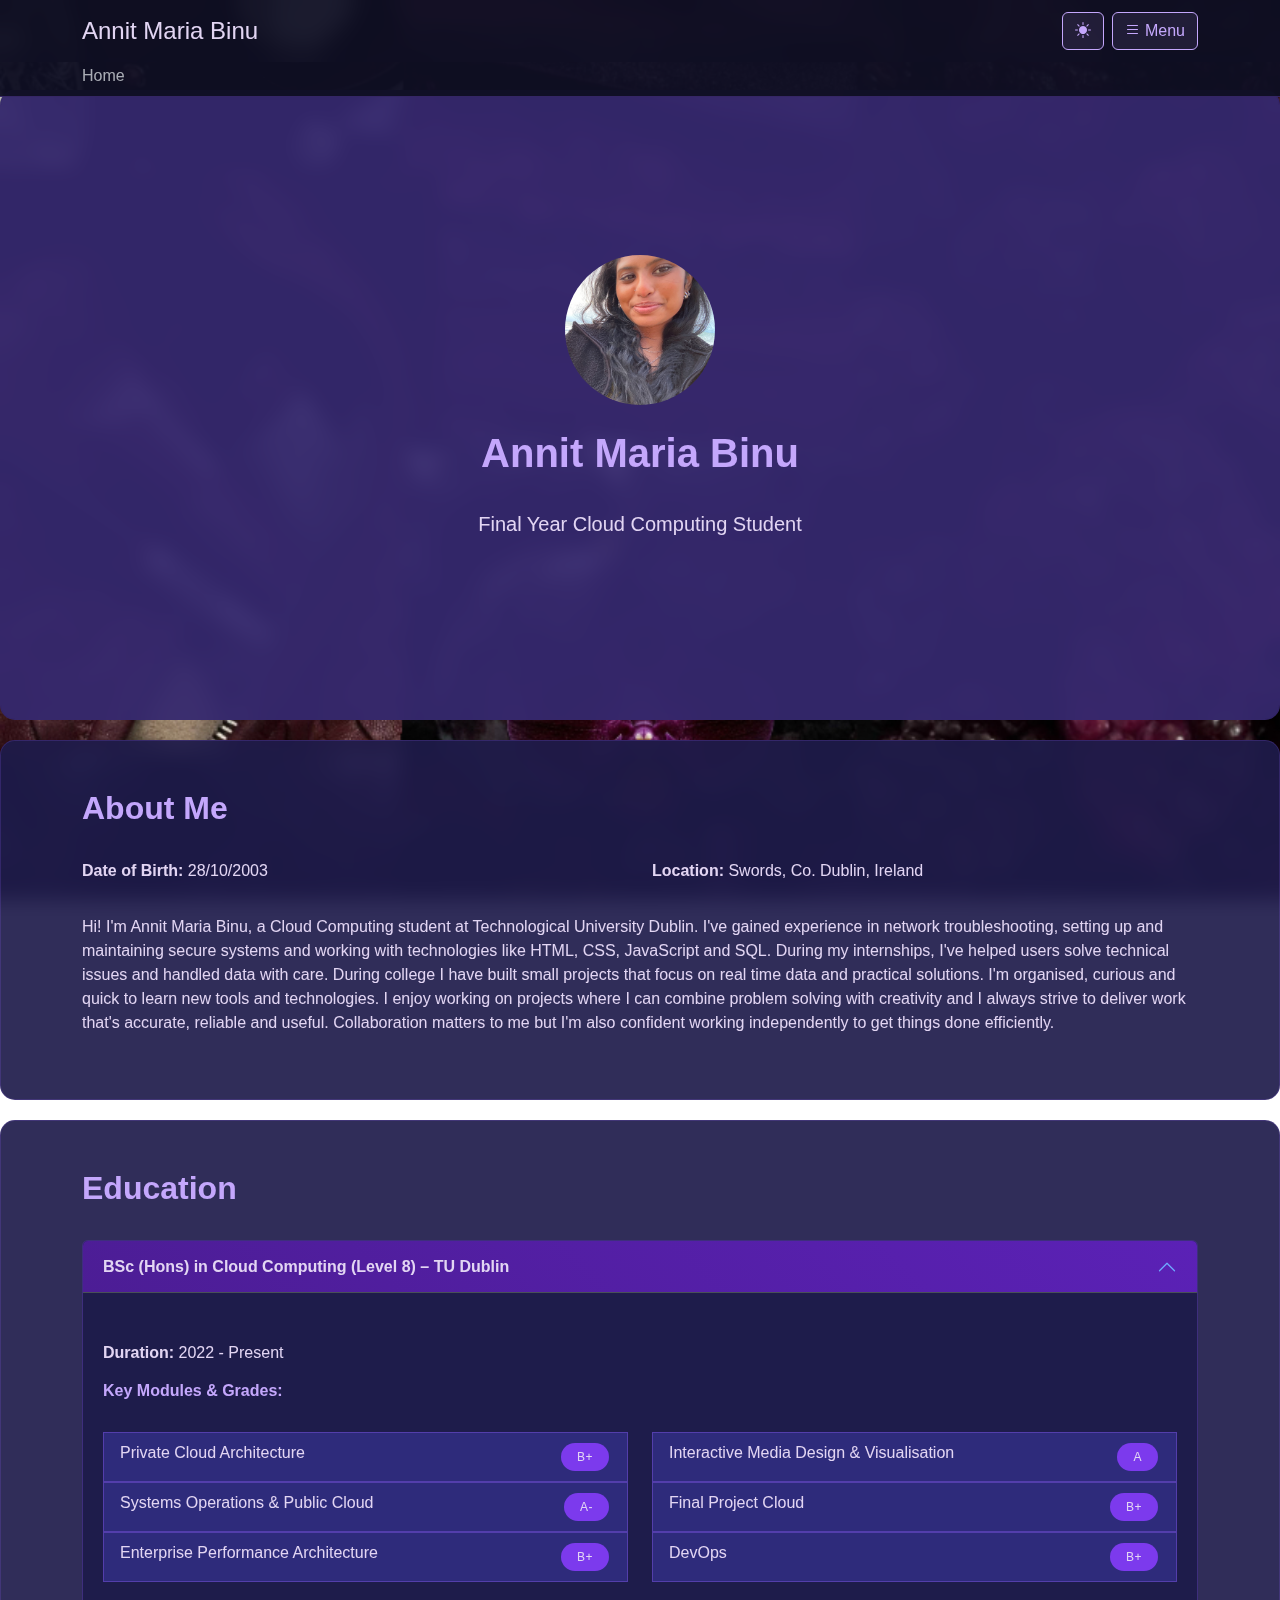
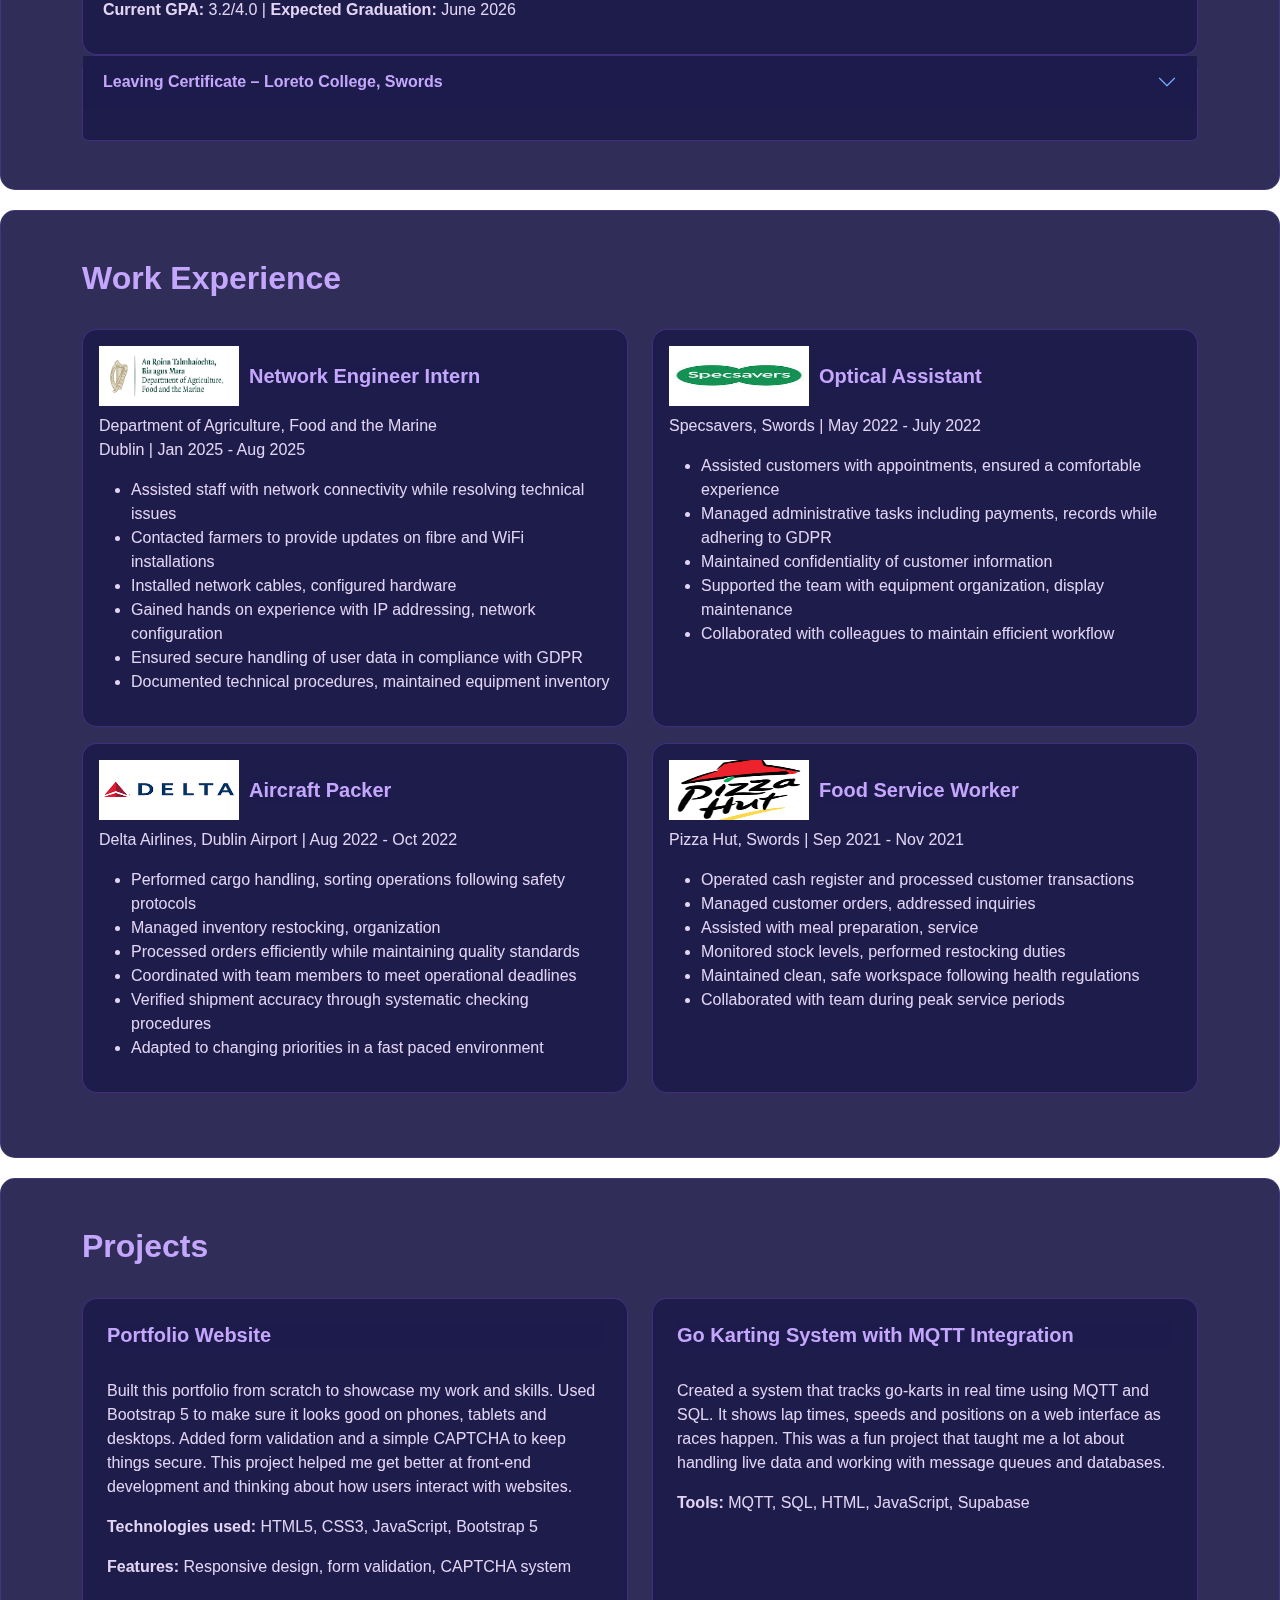
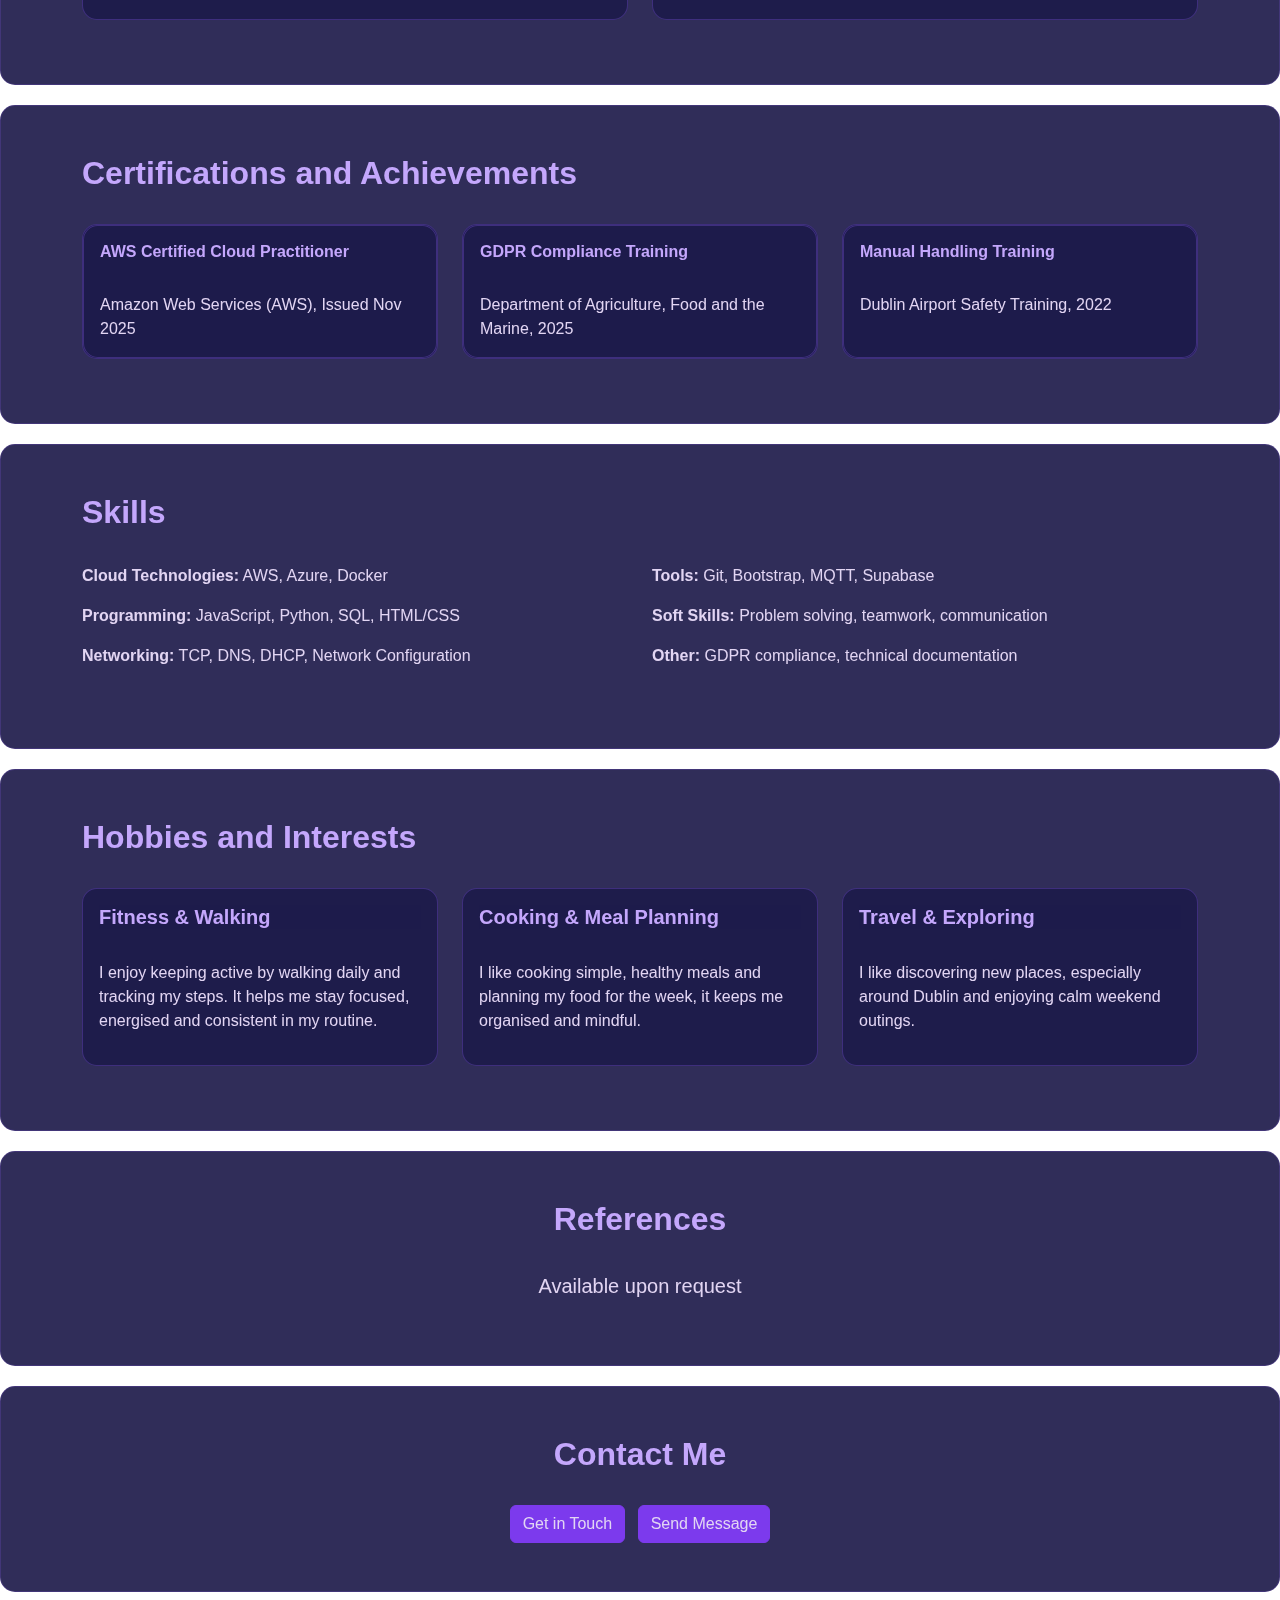
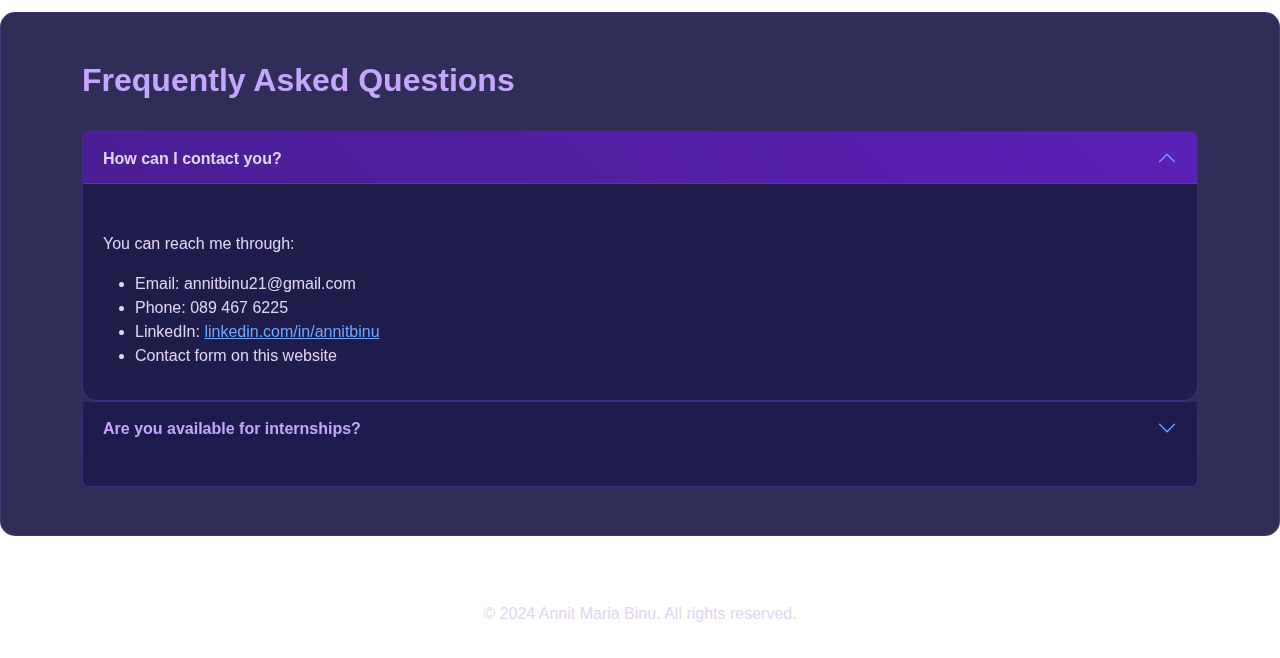
<file: index.html>
<!DOCTYPE html>
<html>
<head>
<meta charset="UTF-8">
<meta name="viewport" content="width=device-width, initial-scale=1.0">
<title>Annit's Portfolio</title>
<link href="https://cdn.jsdelivr.net/npm/bootstrap@5.3.2/dist/css/bootstrap.min.css" rel="stylesheet">
<link rel="stylesheet" href="https://cdn.jsdelivr.net/npm/bootstrap-icons@1.11.3/font/bootstrap-icons.min.css">
<link rel="stylesheet" href="style.css">
<style>* { font-family: -apple-system, BlinkMacSystemFont, 'Segoe UI', Roboto, Arial, sans-serif !important; }</style>
</head>
<body data-bs-theme="dark">
<nav class="navbar navbar-expand-lg">
<div class="container">
<a class="navbar-brand" href="#">Annit Maria Binu</a>
<div class="d-flex gap-2">
<button id="themeToggle" class="btn btn-outline-light" type="button"><i class="bi bi-sun-fill"></i></button>
<button class="btn btn-outline-light" type="button" data-bs-toggle="offcanvas" data-bs-target="#quickLinks"><i class="bi bi-list"></i> Menu</button>
</div>
</div>
</nav>
<nav class="border-bottom">
<div class="container">
<ol class="breadcrumb mb-0 py-2">
<li class="breadcrumb-item active" id="current-section">Home</li>
</ol>
</div>
</nav>
<section id="hero" class="text-center py-5">
<div class="container">
<img src="images/Image (1).jpeg" alt="Annit Maria Binu" class="rounded-circle mb-4" style="width: 150px; height: 150px; object-fit: cover; object-position: center;">
<h1>Annit Maria Binu</h1>
<p class="lead">Final Year Cloud Computing Student</p>
</div>
</section>
<section id="about" class="py-5">
<div class="container">
<h2>About Me</h2>
<div class="row mb-3">
<div class="col-md-6"><p><b>Date of Birth:</b> 28/10/2003</p></div>
<div class="col-md-6"><p><b>Location:</b> Swords, Co. Dublin, Ireland</p></div>
</div>
<p>Hi! I'm Annit Maria Binu, a Cloud Computing student at Technological University Dublin. I've gained experience in network troubleshooting, setting up and maintaining secure systems and working with technologies like HTML, CSS, JavaScript and SQL. During my internships, I've helped users solve technical issues and handled data with care. During college I have built small projects that focus on real time data and practical solutions.
I'm organised, curious and quick to learn new tools and technologies. I enjoy working on projects where I can combine problem solving with creativity and I always strive to deliver work that's accurate, reliable and useful. Collaboration matters to me but I'm also confident working independently to get things done efficiently.</p>
</div>
</section>
<section id="education" class="py-5">
<div class="container">
<h2>Education</h2>
<div class="accordion" id="educationAccordion">
<div class="accordion-item">
<h2 class="accordion-header">
<button class="accordion-button" type="button" data-bs-toggle="collapse" data-bs-target="#collapseOne">BSc (Hons) in Cloud Computing (Level 8) – TU Dublin</button>
</h2>
<div id="collapseOne" class="accordion-collapse collapse show" data-bs-parent="#educationAccordion">
<div class="accordion-body">
<p><b>Duration:</b> 2022 - Present</p>
<h6>Key Modules & Grades:</h6>
<div class="row">
<div class="col-md-6">
<ul class="list-group list-group-flush">
<li class="list-group-item d-flex justify-content-between"><span>Private Cloud Architecture</span><span class="badge bg-primary">B+</span></li>
<li class="list-group-item d-flex justify-content-between"><span>Systems Operations & Public Cloud</span><span class="badge bg-primary">A-</span></li>
<li class="list-group-item d-flex justify-content-between"><span>Enterprise Performance Architecture</span><span class="badge bg-primary">B+</span></li>
</ul>
</div>
<div class="col-md-6">
<ul class="list-group list-group-flush">
<li class="list-group-item d-flex justify-content-between"><span>Interactive Media Design & Visualisation</span><span class="badge bg-primary">A</span></li>
<li class="list-group-item d-flex justify-content-between"><span>Final Project Cloud</span><span class="badge bg-primary">B+</span></li>
<li class="list-group-item d-flex justify-content-between"><span>DevOps</span><span class="badge bg-primary">B+</span></li>
</ul>
</div>
</div>
<p class="mt-3"><b>Current GPA:</b> 3.2/4.0 | <b>Expected Graduation:</b> June 2026</p>
</div>
</div>
</div>
<div class="accordion-item">
<h2 class="accordion-header">
<button class="accordion-button collapsed" type="button" data-bs-toggle="collapse" data-bs-target="#collapseTwo">Leaving Certificate – Loreto College, Swords</button>
</h2>
<div id="collapseTwo" class="accordion-collapse collapse" data-bs-parent="#educationAccordion">
<div class="accordion-body">
<p><b>Duration:</b> 2013 - 2021</p>
<p>I took Higher Level Maths, French, Chemistry and Biology. The maths and sciences definitely helped prepare me for the technical side of college, and I still use that logical thinking approach in my projects today.</p>
</div>
</div>
</div>
</div>
</div>
</section>
<section id="experience" class="py-5">
<div class="container">
<h2>Work Experience</h2>
<div class="row">
<div class="col-md-6 mb-3">
<div class="card p-3 h-100">
<div class="d-flex align-items-center mb-2">
<img src="images/dafm.png" alt="DAFM Logo" style="width: 140px; height: 60px; margin-right: 10px;">
<h5 class="mb-0">Network Engineer Intern</h5>
</div>
<p>Department of Agriculture, Food and the Marine<br>Dublin | Jan 2025 - Aug 2025</p>
<ul>
<li>Assisted staff with network connectivity while resolving technical issues</li>
<li>Contacted farmers to provide updates on fibre and WiFi installations</li>
<li>Installed network cables, configured hardware</li>
<li>Gained hands on experience with IP addressing, network configuration</li>
<li>Ensured secure handling of user data in compliance with GDPR</li>
<li>Documented technical procedures, maintained equipment inventory</li>
</ul>
</div>
</div>
<div class="col-md-6 mb-3">
<div class="card p-3 h-100">
<div class="d-flex align-items-center mb-2">
<img src="images/specsavers.jpg" alt="Specsavers Logo" style="width: 140px; height: 60px; margin-right: 10px;">
<h5 class="mb-0">Optical Assistant</h5>
</div>
<p>Specsavers, Swords | May 2022 - July 2022</p>
<ul>
<li>Assisted customers with appointments, ensured a comfortable experience</li>
<li>Managed administrative tasks including payments, records while adhering to GDPR</li>
<li>Maintained confidentiality of customer information</li>
<li>Supported the team with equipment organization, display maintenance</li>
<li>Collaborated with colleagues to maintain efficient workflow</li>
</ul>
</div>
</div>
</div>
<div class="row">
<div class="col-md-6 mb-3">
<div class="card p-3 h-100">
<div class="d-flex align-items-center mb-2">
<img src="images/delta.png" alt="Delta Airlines Logo" style="width: 140px; height: 60px; margin-right: 10px;">
<h5 class="mb-0">Aircraft Packer</h5>
</div>
<p>Delta Airlines, Dublin Airport | Aug 2022 - Oct 2022</p>
<ul>
<li>Performed cargo handling, sorting operations following safety protocols</li>
<li>Managed inventory restocking, organization</li>
<li>Processed orders efficiently while maintaining quality standards</li>
<li>Coordinated with team members to meet operational deadlines</li>
<li>Verified shipment accuracy through systematic checking procedures</li>
<li>Adapted to changing priorities in a fast paced environment</li>
</ul>
</div>
</div>
<div class="col-md-6 mb-3">
<div class="card p-3 h-100">
<div class="d-flex align-items-center mb-2">
<img src="images/pizzahut.png" alt="Pizza Hut Logo" style="width: 140px; height: 60px; margin-right: 10px;">
<h5 class="mb-0">Food Service Worker</h5>
</div>
<p>Pizza Hut, Swords | Sep 2021 - Nov 2021</p>
<ul>
<li>Operated cash register and processed customer transactions</li>
<li>Managed customer orders, addressed inquiries</li>
<li>Assisted with meal preparation, service</li>
<li>Monitored stock levels, performed restocking duties</li>
<li>Maintained clean, safe workspace following health regulations</li>
<li>Collaborated with team during peak service periods</li>
</ul>
</div>
</div>
</div>
</div>
</section>
<section id="projects" class="py-5">
<div class="container">
<h2>Projects</h2>
<div class="row">
<div class="col-md-6 mb-3">
<div class="card p-4 h-100">
<h5>Portfolio Website</h5>
<p>Built this portfolio from scratch to showcase my work and skills. Used Bootstrap 5 to make sure it looks good on phones, tablets and desktops. Added form validation and a simple CAPTCHA to keep things secure. This project helped me get better at front-end development and thinking about how users interact with websites.</p>
<p><b>Technologies used:</b> HTML5, CSS3, JavaScript, Bootstrap 5</p>
<p><b>Features:</b> Responsive design, form validation, CAPTCHA system</p>
</div>
</div>
<div class="col-md-6 mb-3">
<div class="card p-4 h-100">
<h5>Go Karting System with MQTT Integration</h5>
<p>Created a system that tracks go-karts in real time using MQTT and SQL. It shows lap times, speeds and positions on a web interface as races happen. This was a fun project that taught me a lot about handling live data and working with message queues and databases.</p>
<p><b>Tools:</b> MQTT, SQL, HTML, JavaScript, Supabase</p>
</div>
</div>
</div>
</div>
</section>
<section id="certifications" class="py-5">
<div class="container">
<h2>Certifications and Achievements</h2>
<div class="row">
<div class="col-md-4 mb-3">
<div class="card h-100 equal-card">
<div class="card-body">
<h6 class="card-title">AWS Certified Cloud Practitioner</h6>
<p class="card-text">Amazon Web Services (AWS), Issued Nov 2025</p>
</div>
</div>
</div>
<div class="col-md-4 mb-3">
<div class="card h-100 equal-card">
<div class="card-body">
<h6 class="card-title">GDPR Compliance Training</h6>
<p class="card-text">Department of Agriculture, Food and the Marine, 2025</p>
</div>
</div>
</div>
<div class="col-md-4 mb-3">
<div class="card h-100 equal-card">
<div class="card-body">
<h6 class="card-title">Manual Handling Training</h6>
<p class="card-text">Dublin Airport Safety Training, 2022</p>
</div>
</div>
</div>
</div>
</div>
</section>
<section id="skills" class="py-5">
<div class="container">
<h2>Skills</h2>
<div class="row">
<div class="col-md-6 mb-3">
<p><b>Cloud Technologies:</b> AWS, Azure, Docker</p>
<p><b>Programming:</b> JavaScript, Python, SQL, HTML/CSS</p>
<p><b>Networking:</b> TCP, DNS, DHCP, Network Configuration</p>
</div>
<div class="col-md-6 mb-3">
<p><b>Tools:</b> Git, Bootstrap, MQTT, Supabase</p>
<p><b>Soft Skills:</b> Problem solving, teamwork, communication</p>
<p><b>Other:</b> GDPR compliance, technical documentation</p>
</div>
</div>
</div>
</section>
<section id="hobbies" class="py-5">
<div class="container">
<h2>Hobbies and Interests</h2>
<div class="row">
<div class="col-md-4 mb-3">
<div class="card p-3 h-100">
<h5>Fitness & Walking</h5>
<p>I enjoy keeping active by walking daily and tracking my steps. It helps me stay focused, energised and consistent in my routine.</p>
</div>
</div>
<div class="col-md-4 mb-3">
<div class="card p-3 h-100">
<h5>Cooking & Meal Planning</h5>
<p>I like cooking simple, healthy meals and planning my food for the week, it keeps me organised and mindful.</p>
</div>
</div>
<div class="col-md-4 mb-3">
<div class="card p-3 h-100">
<h5>Travel & Exploring</h5>
<p>I like discovering new places, especially around Dublin and enjoying calm weekend outings.</p>
</div>
</div>
</div>
</div>
</section>
<section id="references" class="py-5 text-center">
<div class="container">
<h2>References</h2>
<p class="lead">Available upon request</p>
</div>
</section>
<section id="contact" class="py-5 text-center">
<div class="container">
<h2>Contact Me</h2>
<button type="button" class="btn btn-primary" data-bs-toggle="modal" data-bs-target="#contactModal">Get in Touch</button>
<button class="btn btn-primary ms-2" onclick="showLoading(this)"><span class="spinner-border spinner-border-sm d-none" role="status"></span>Send Message</button>
</div>
</section>
<div class="offcanvas offcanvas-end" tabindex="-1" id="quickLinks">
<div class="offcanvas-header">
<h5 class="offcanvas-title">Quick Links</h5>
<button type="button" class="btn-close" data-bs-dismiss="offcanvas"></button>
</div>
<div class="offcanvas-body">
<div class="list-group">
<a href="#" class="list-group-item list-group-item-action"><i class="bi bi-house"></i> Home</a>
<a href="#about" class="list-group-item list-group-item-action"><i class="bi bi-person"></i> About</a>
<a href="#education" class="list-group-item list-group-item-action"><i class="bi bi-mortarboard"></i> Education</a>
<a href="#experience" class="list-group-item list-group-item-action"><i class="bi bi-briefcase"></i> Experience</a>
<a href="#projects" class="list-group-item list-group-item-action"><i class="bi bi-code-slash"></i> Projects</a>
<a href="#certifications" class="list-group-item list-group-item-action"><i class="bi bi-award"></i> Certifications</a>
<a href="#skills" class="list-group-item list-group-item-action"><i class="bi bi-tools"></i> Skills</a>
<a href="#hobbies" class="list-group-item list-group-item-action"><i class="bi bi-heart"></i> Hobbies</a>
<a href="#contact" class="list-group-item list-group-item-action"><i class="bi bi-envelope"></i> Contact</a>
<a href="#faq" class="list-group-item list-group-item-action"><i class="bi bi-question-circle"></i> FAQ</a>
</div>
</div>
</div>
<div class="modal fade" id="contactModal" tabindex="-1" aria-hidden="true">
<div class="modal-dialog">
<div class="modal-content">
<div class="modal-header">
<h5 class="modal-title">Contact Me</h5>
<button type="button" class="btn-close" data-bs-dismiss="modal"></button>
</div>
<div class="modal-body">
<form id="contactForm">
<div class="mb-3">
<label for="name" class="form-label">Name <span class="text-danger">*</span></label>
<input type="text" class="form-control" id="name" required minlength="2">
<div class="invalid-feedback">Name must be at least 2 characters long.</div>
</div>
<div class="mb-3">
<label for="email" class="form-label">Email <span class="text-danger">*</span></label>
<input type="email" class="form-control" id="email" required>
<div class="invalid-feedback">Please enter a valid email address.</div>
</div>
<div class="mb-3">
<label for="phone" class="form-label">Phone <span class="text-muted">(Optional)</span></label>
<input type="tel" class="form-control" id="phone">
</div>
<div class="mb-3">
<label for="message" class="form-label">Message <span class="text-danger">*</span></label>
<textarea class="form-control" id="message" rows="4" required minlength="10"></textarea>
<div class="invalid-feedback">Message must be at least 10 characters long.</div>
</div>
<div class="mb-3">
<label for="captcha" class="form-label">Security Check: What is <span id="captcha-question"></span>? <span class="text-danger">*</span></label>
<input type="number" class="form-control" id="captcha" placeholder="Enter the answer" required>
<div class="form-text">Please solve the simple math problem above</div>
<div class="invalid-feedback">Please solve the math problem correctly.</div>
</div>
</form>
<hr>
<div class="row">
<div class="col-md-8">
<h6>Contact Information:</h6>
<p>Email: annitbinu21@gmail.com</p>
<p>Phone: 089 467 6225</p>
<p>LinkedIn: <a href="https://linkedin.com/in/annitbinu" target="_blank">linkedin.com/in/annitbinu</a></p>
<p>Address: 15 Meadow Bank Mews, Millers Glen, Swords, Co. Dublin</p>
</div>
</div>
</div>
<div class="modal-footer">
<button type="button" class="btn btn-secondary" data-bs-dismiss="modal">Close</button>
<button type="button" class="btn btn-primary" onclick="sendMessage()">Send Message</button>
</div>
</div>
</div>
</div>
<section id="faq" class="py-5">
<div class="container">
<h2>Frequently Asked Questions</h2>
<div class="accordion" id="faqAccordion">
<div class="accordion-item">
<h2 class="accordion-header">
<button class="accordion-button bg-white text-dark" type="button" data-bs-toggle="collapse" data-bs-target="#faq1">How can I contact you?</button>
</h2>
<div id="faq1" class="accordion-collapse collapse show" data-bs-parent="#faqAccordion">
<div class="accordion-body">
<p>You can reach me through:</p>
<ul>
<li>Email: annitbinu21@gmail.com</li>
<li>Phone: 089 467 6225</li>
<li>LinkedIn: <a href="https://linkedin.com/in/annitbinu" target="_blank">linkedin.com/in/annitbinu</a></li>
<li>Contact form on this website</li>
</ul>
</div>
</div>
</div>
<div class="accordion-item">
<h2 class="accordion-header">
<button class="accordion-button collapsed bg-white text-dark" type="button" data-bs-toggle="collapse" data-bs-target="#faq2">Are you available for internships?</button>
</h2>
<div id="faq2" class="accordion-collapse collapse" data-bs-parent="#faqAccordion">
<div class="accordion-body">
Yes! I'm actively seeking graduate roles, internship opportunities for Summer 2025.
</div>
</div>
</div>
</div>
</div>
</section>
<footer class="text-center py-3">
<p>&copy; 2024 Annit Maria Binu. All rights reserved.</p>
</footer>
<script src="https://cdn.jsdelivr.net/npm/bootstrap@5.3.2/dist/js/bootstrap.bundle.min.js"></script>
<script src="script.js"></script>
<script src="https://cdn.jsdelivr.net/npm/bootstrap@5.3.2/dist/js/bootstrap.bundle.min.js"></script>
<script>
const themeToggle = document.getElementById('themeToggle');
const body = document.body;
const icon = themeToggle.querySelector('i');

function setTheme(theme) {
  body.className = theme;
  localStorage.setItem('theme', theme);
  icon.className = theme === 'light-theme' ? 'bi bi-moon-fill' : 'bi bi-sun-fill';
}

themeToggle.addEventListener('click', () => {
  const currentTheme = body.className || 'dark-theme';
  setTheme(currentTheme === 'dark-theme' ? 'light-theme' : 'dark-theme');
});

setTheme(localStorage.getItem('theme') || 'dark-theme');
</script>
</body>
</html>
</file>
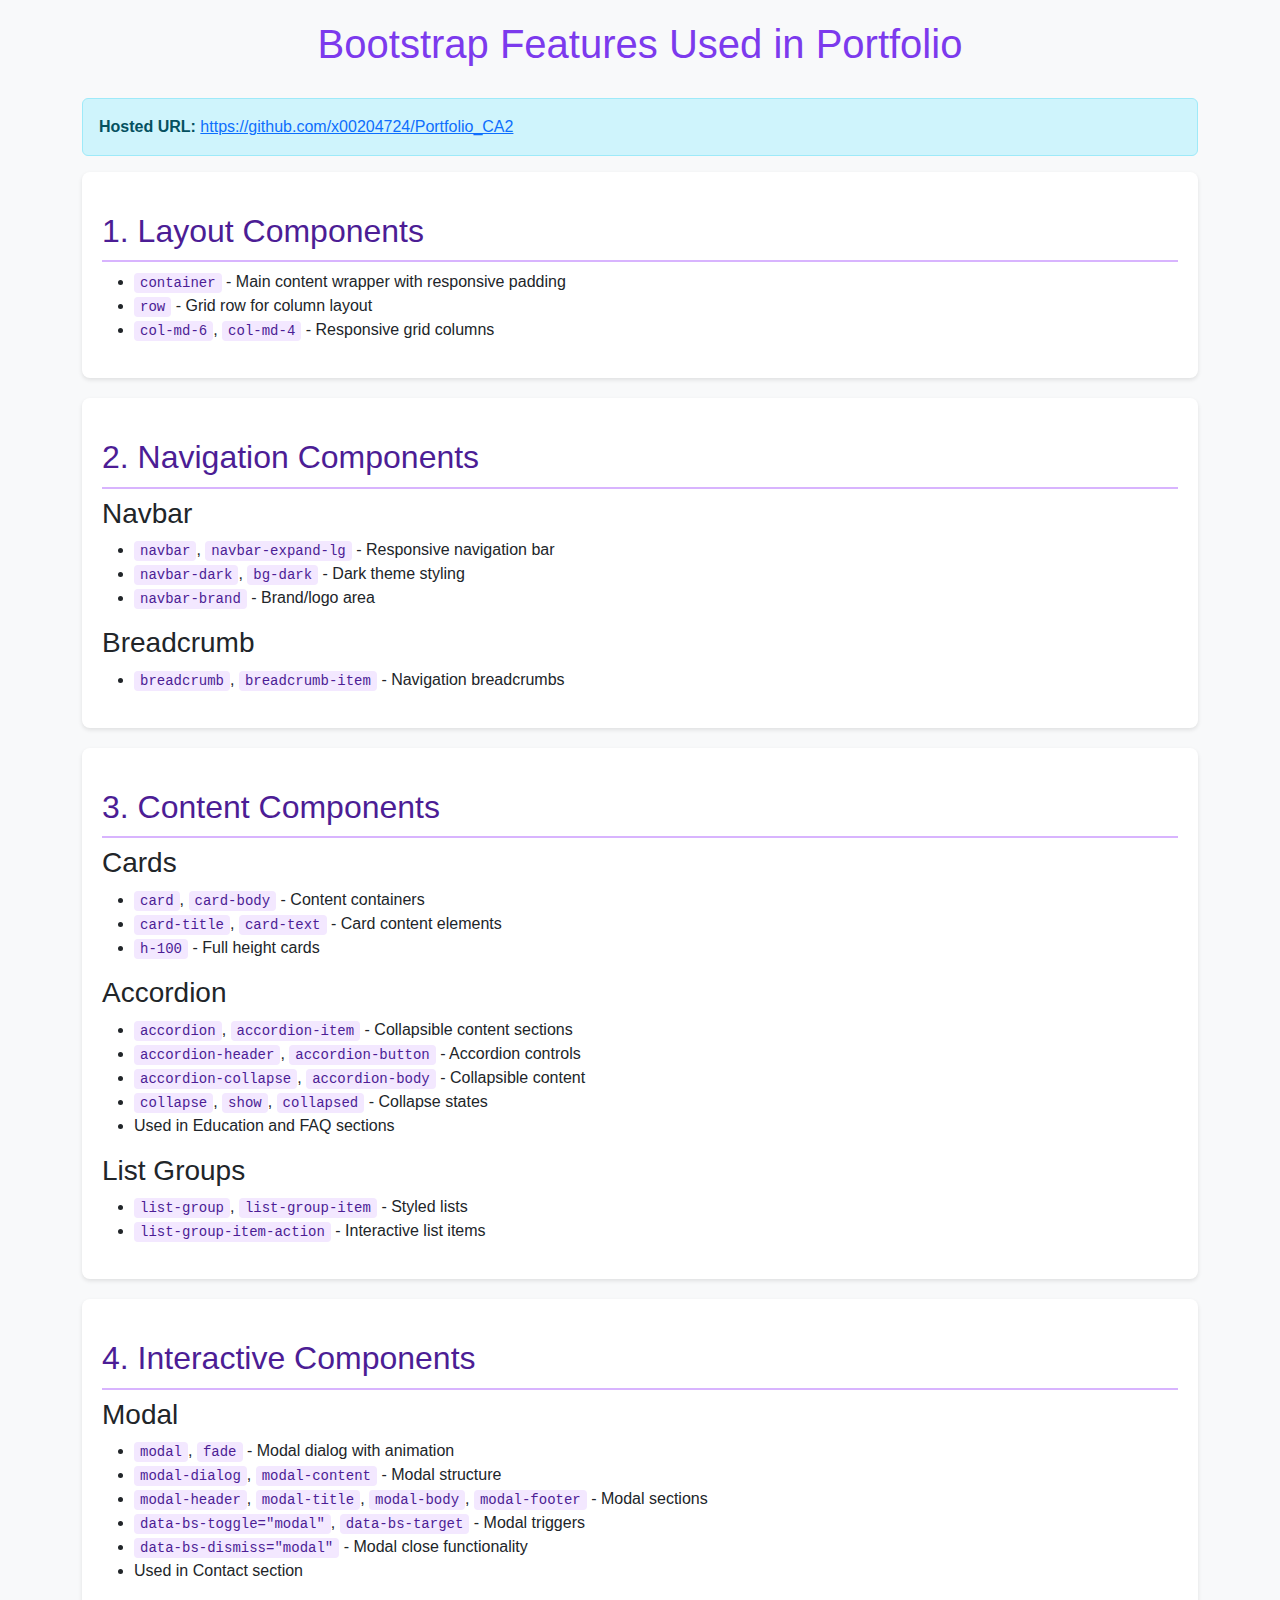
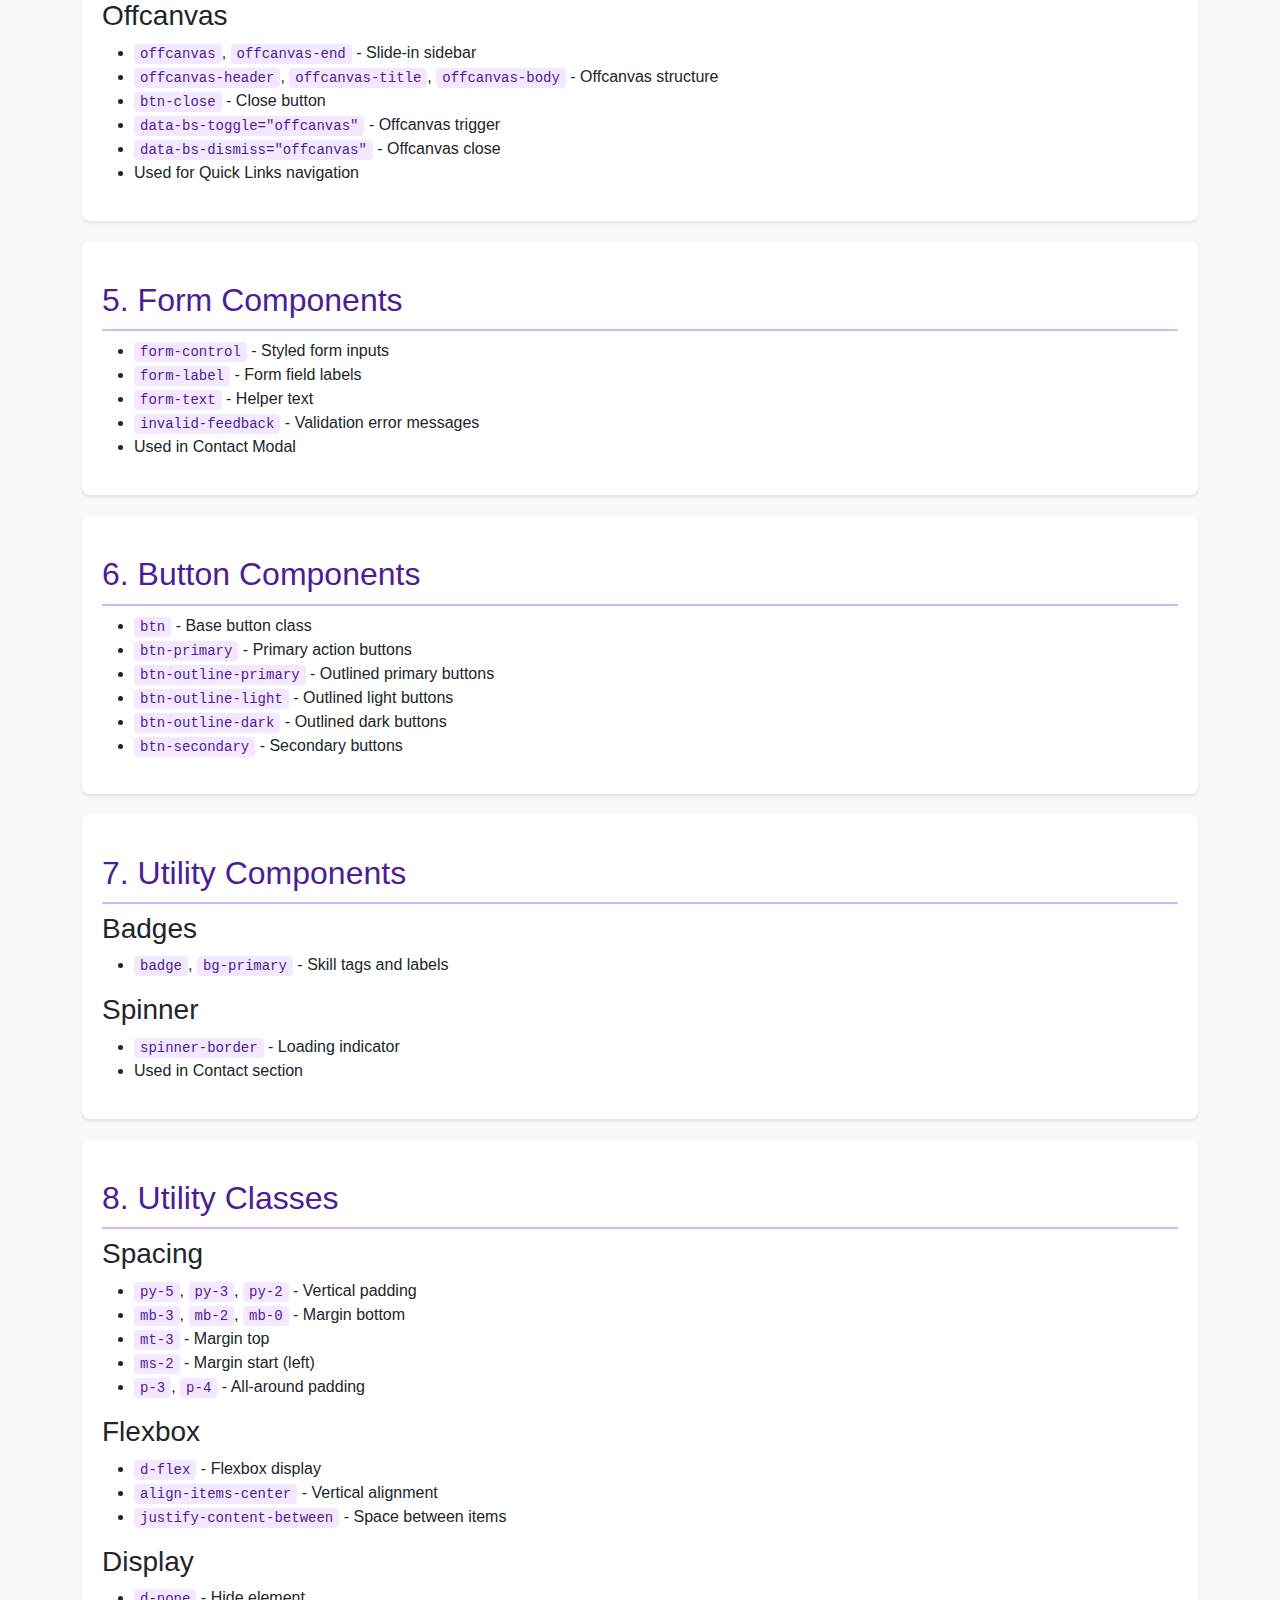
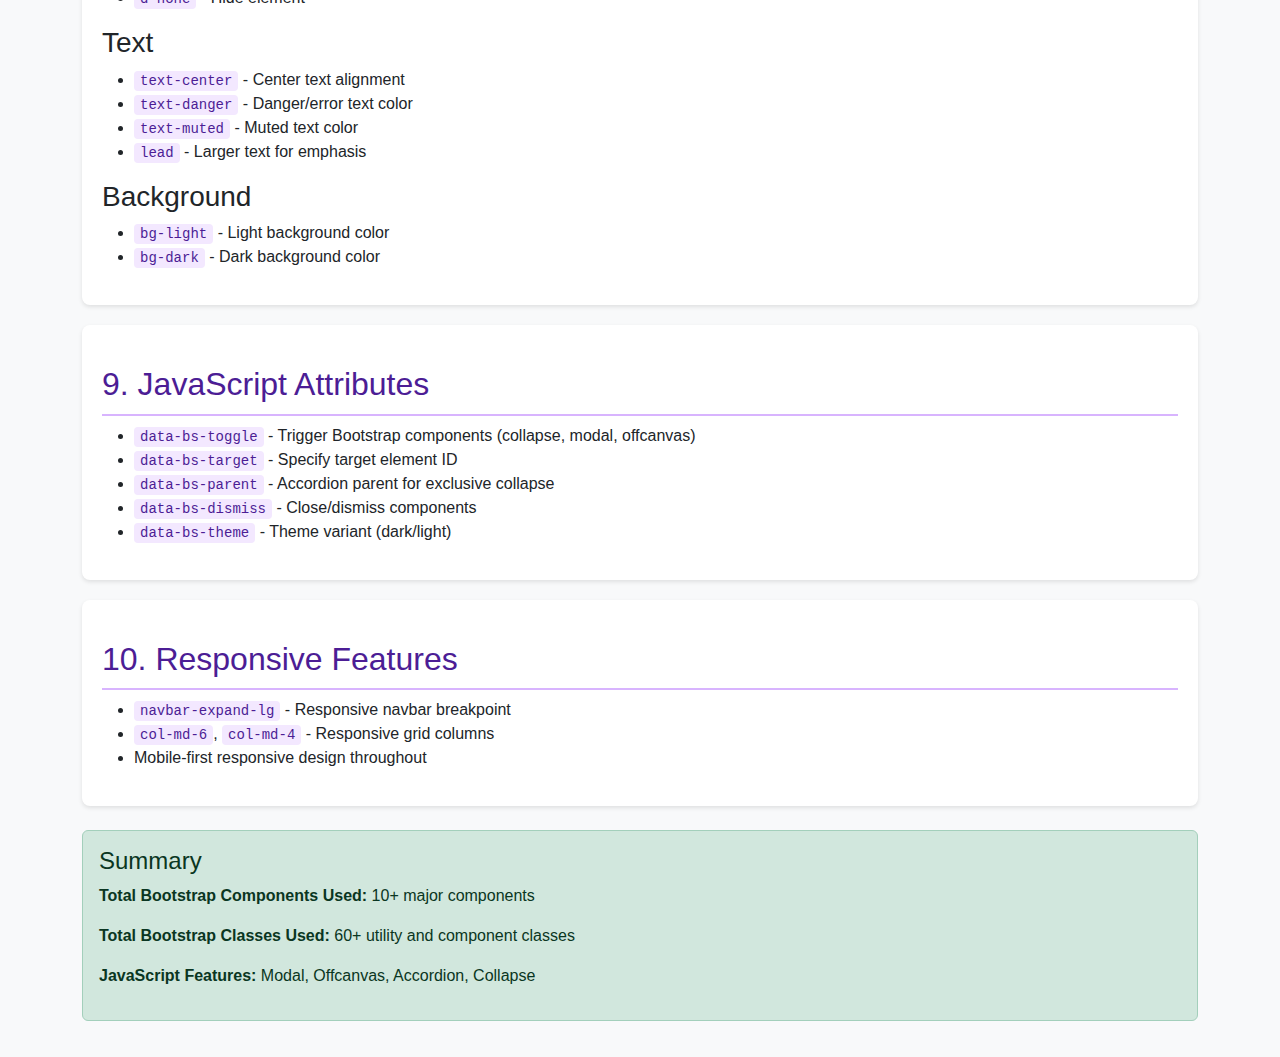
<file: bootstrap-features.html>
<!DOCTYPE html>
<html lang="en">
<head>
    <meta charset="UTF-8">
    <meta name="viewport" content="width=device-width, initial-scale=1.0">
    <title>Bootstrap Features Documentation</title>
    <link href="https://cdn.jsdelivr.net/npm/bootstrap@5.3.0/dist/css/bootstrap.min.css" rel="stylesheet">
    <style>
        body { font-family: Arial, sans-serif; background: #f8f9fa; padding: 20px; }
        .feature-section { background: white; border-radius: 8px; padding: 20px; margin-bottom: 20px; box-shadow: 0 2px 4px rgba(0,0,0,0.1); }
        h1 { color: #7c3aed; margin-bottom: 30px; }
        h2 { color: #4c1d95; border-bottom: 2px solid #d8b4fe; padding-bottom: 10px; margin-top: 20px; }
        .badge { margin: 3px; }
        code { background: #f3e8ff; padding: 2px 6px; border-radius: 4px; color: #4c1d95; }
    </style>
</head>
<body>
    <div class="container">
        <h1 class="text-center">Bootstrap Features Used in Portfolio</h1>
        
        <div class="alert alert-info">
            <strong>Hosted URL:</strong> <a href="https://github.com/x00204724/Portfolio_CA2" target="_blank">https://github.com/x00204724/Portfolio_CA2</a>
        </div>

        <div class="feature-section">
            <h2>1. Layout Components</h2>
            <ul>
                <li><code>container</code> - Main content wrapper with responsive padding</li>
                <li><code>row</code> - Grid row for column layout</li>
                <li><code>col-md-6</code>, <code>col-md-4</code> - Responsive grid columns</li>
            </ul>
        </div>

        <div class="feature-section">
            <h2>2. Navigation Components</h2>
            <h3>Navbar</h3>
            <ul>
                <li><code>navbar</code>, <code>navbar-expand-lg</code> - Responsive navigation bar</li>
                <li><code>navbar-dark</code>, <code>bg-dark</code> - Dark theme styling</li>
                <li><code>navbar-brand</code> - Brand/logo area</li>
            </ul>
            <h3>Breadcrumb</h3>
            <ul>
                <li><code>breadcrumb</code>, <code>breadcrumb-item</code> - Navigation breadcrumbs</li>
            </ul>
        </div>

        <div class="feature-section">
            <h2>3. Content Components</h2>
            <h3>Cards</h3>
            <ul>
                <li><code>card</code>, <code>card-body</code> - Content containers</li>
                <li><code>card-title</code>, <code>card-text</code> - Card content elements</li>
                <li><code>h-100</code> - Full height cards</li>
            </ul>
            <h3>Accordion</h3>
            <ul>
                <li><code>accordion</code>, <code>accordion-item</code> - Collapsible content sections</li>
                <li><code>accordion-header</code>, <code>accordion-button</code> - Accordion controls</li>
                <li><code>accordion-collapse</code>, <code>accordion-body</code> - Collapsible content</li>
                <li><code>collapse</code>, <code>show</code>, <code>collapsed</code> - Collapse states</li>
                <li>Used in Education and FAQ sections</li>
            </ul>
            <h3>List Groups</h3>
            <ul>
                <li><code>list-group</code>, <code>list-group-item</code> - Styled lists</li>
                <li><code>list-group-item-action</code> - Interactive list items</li>
            </ul>
        </div>

        <div class="feature-section">
            <h2>4. Interactive Components</h2>
            <h3>Modal</h3>
            <ul>
                <li><code>modal</code>, <code>fade</code> - Modal dialog with animation</li>
                <li><code>modal-dialog</code>, <code>modal-content</code> - Modal structure</li>
                <li><code>modal-header</code>, <code>modal-title</code>, <code>modal-body</code>, <code>modal-footer</code> - Modal sections</li>
                <li><code>data-bs-toggle="modal"</code>, <code>data-bs-target</code> - Modal triggers</li>
                <li><code>data-bs-dismiss="modal"</code> - Modal close functionality</li>
                <li>Used in Contact section</li>
            </ul>
            <h3>Offcanvas</h3>
            <ul>
                <li><code>offcanvas</code>, <code>offcanvas-end</code> - Slide-in sidebar</li>
                <li><code>offcanvas-header</code>, <code>offcanvas-title</code>, <code>offcanvas-body</code> - Offcanvas structure</li>
                <li><code>btn-close</code> - Close button</li>
                <li><code>data-bs-toggle="offcanvas"</code> - Offcanvas trigger</li>
                <li><code>data-bs-dismiss="offcanvas"</code> - Offcanvas close</li>
                <li>Used for Quick Links navigation</li>
            </ul>
        </div>

        <div class="feature-section">
            <h2>5. Form Components</h2>
            <ul>
                <li><code>form-control</code> - Styled form inputs</li>
                <li><code>form-label</code> - Form field labels</li>
                <li><code>form-text</code> - Helper text</li>
                <li><code>invalid-feedback</code> - Validation error messages</li>
                <li>Used in Contact Modal</li>
            </ul>
        </div>

        <div class="feature-section">
            <h2>6. Button Components</h2>
            <ul>
                <li><code>btn</code> - Base button class</li>
                <li><code>btn-primary</code> - Primary action buttons</li>
                <li><code>btn-outline-primary</code> - Outlined primary buttons</li>
                <li><code>btn-outline-light</code> - Outlined light buttons</li>
                <li><code>btn-outline-dark</code> - Outlined dark buttons</li>
                <li><code>btn-secondary</code> - Secondary buttons</li>
            </ul>
        </div>

        <div class="feature-section">
            <h2>7. Utility Components</h2>
            <h3>Badges</h3>
            <ul>
                <li><code>badge</code>, <code>bg-primary</code> - Skill tags and labels</li>
            </ul>
            <h3>Spinner</h3>
            <ul>
                <li><code>spinner-border</code> - Loading indicator</li>
                <li>Used in Contact section</li>
            </ul>
        </div>

        <div class="feature-section">
            <h2>8. Utility Classes</h2>
            <h3>Spacing</h3>
            <ul>
                <li><code>py-5</code>, <code>py-3</code>, <code>py-2</code> - Vertical padding</li>
                <li><code>mb-3</code>, <code>mb-2</code>, <code>mb-0</code> - Margin bottom</li>
                <li><code>mt-3</code> - Margin top</li>
                <li><code>ms-2</code> - Margin start (left)</li>
                <li><code>p-3</code>, <code>p-4</code> - All-around padding</li>
            </ul>
            <h3>Flexbox</h3>
            <ul>
                <li><code>d-flex</code> - Flexbox display</li>
                <li><code>align-items-center</code> - Vertical alignment</li>
                <li><code>justify-content-between</code> - Space between items</li>
            </ul>
            <h3>Display</h3>
            <ul>
                <li><code>d-none</code> - Hide element</li>
            </ul>
            <h3>Text</h3>
            <ul>
                <li><code>text-center</code> - Center text alignment</li>
                <li><code>text-danger</code> - Danger/error text color</li>
                <li><code>text-muted</code> - Muted text color</li>
                <li><code>lead</code> - Larger text for emphasis</li>
            </ul>
            <h3>Background</h3>
            <ul>
                <li><code>bg-light</code> - Light background color</li>
                <li><code>bg-dark</code> - Dark background color</li>
            </ul>
        </div>

        <div class="feature-section">
            <h2>9. JavaScript Attributes</h2>
            <ul>
                <li><code>data-bs-toggle</code> - Trigger Bootstrap components (collapse, modal, offcanvas)</li>
                <li><code>data-bs-target</code> - Specify target element ID</li>
                <li><code>data-bs-parent</code> - Accordion parent for exclusive collapse</li>
                <li><code>data-bs-dismiss</code> - Close/dismiss components</li>
                <li><code>data-bs-theme</code> - Theme variant (dark/light)</li>
            </ul>
        </div>

        <div class="feature-section">
            <h2>10. Responsive Features</h2>
            <ul>
                <li><code>navbar-expand-lg</code> - Responsive navbar breakpoint</li>
                <li><code>col-md-6</code>, <code>col-md-4</code> - Responsive grid columns</li>
                <li>Mobile-first responsive design throughout</li>
            </ul>
        </div>

        <div class="alert alert-success mt-4">
            <h4>Summary</h4>
            <p><strong>Total Bootstrap Components Used:</strong> 10+ major components</p>
            <p><strong>Total Bootstrap Classes Used:</strong> 60+ utility and component classes</p>
            <p><strong>JavaScript Features:</strong> Modal, Offcanvas, Accordion, Collapse</p>
        </div>
    </div>

    <script src="https://cdn.jsdelivr.net/npm/bootstrap@5.3.0/dist/js/bootstrap.bundle.min.js"></script>
</body>
</html>
</file>
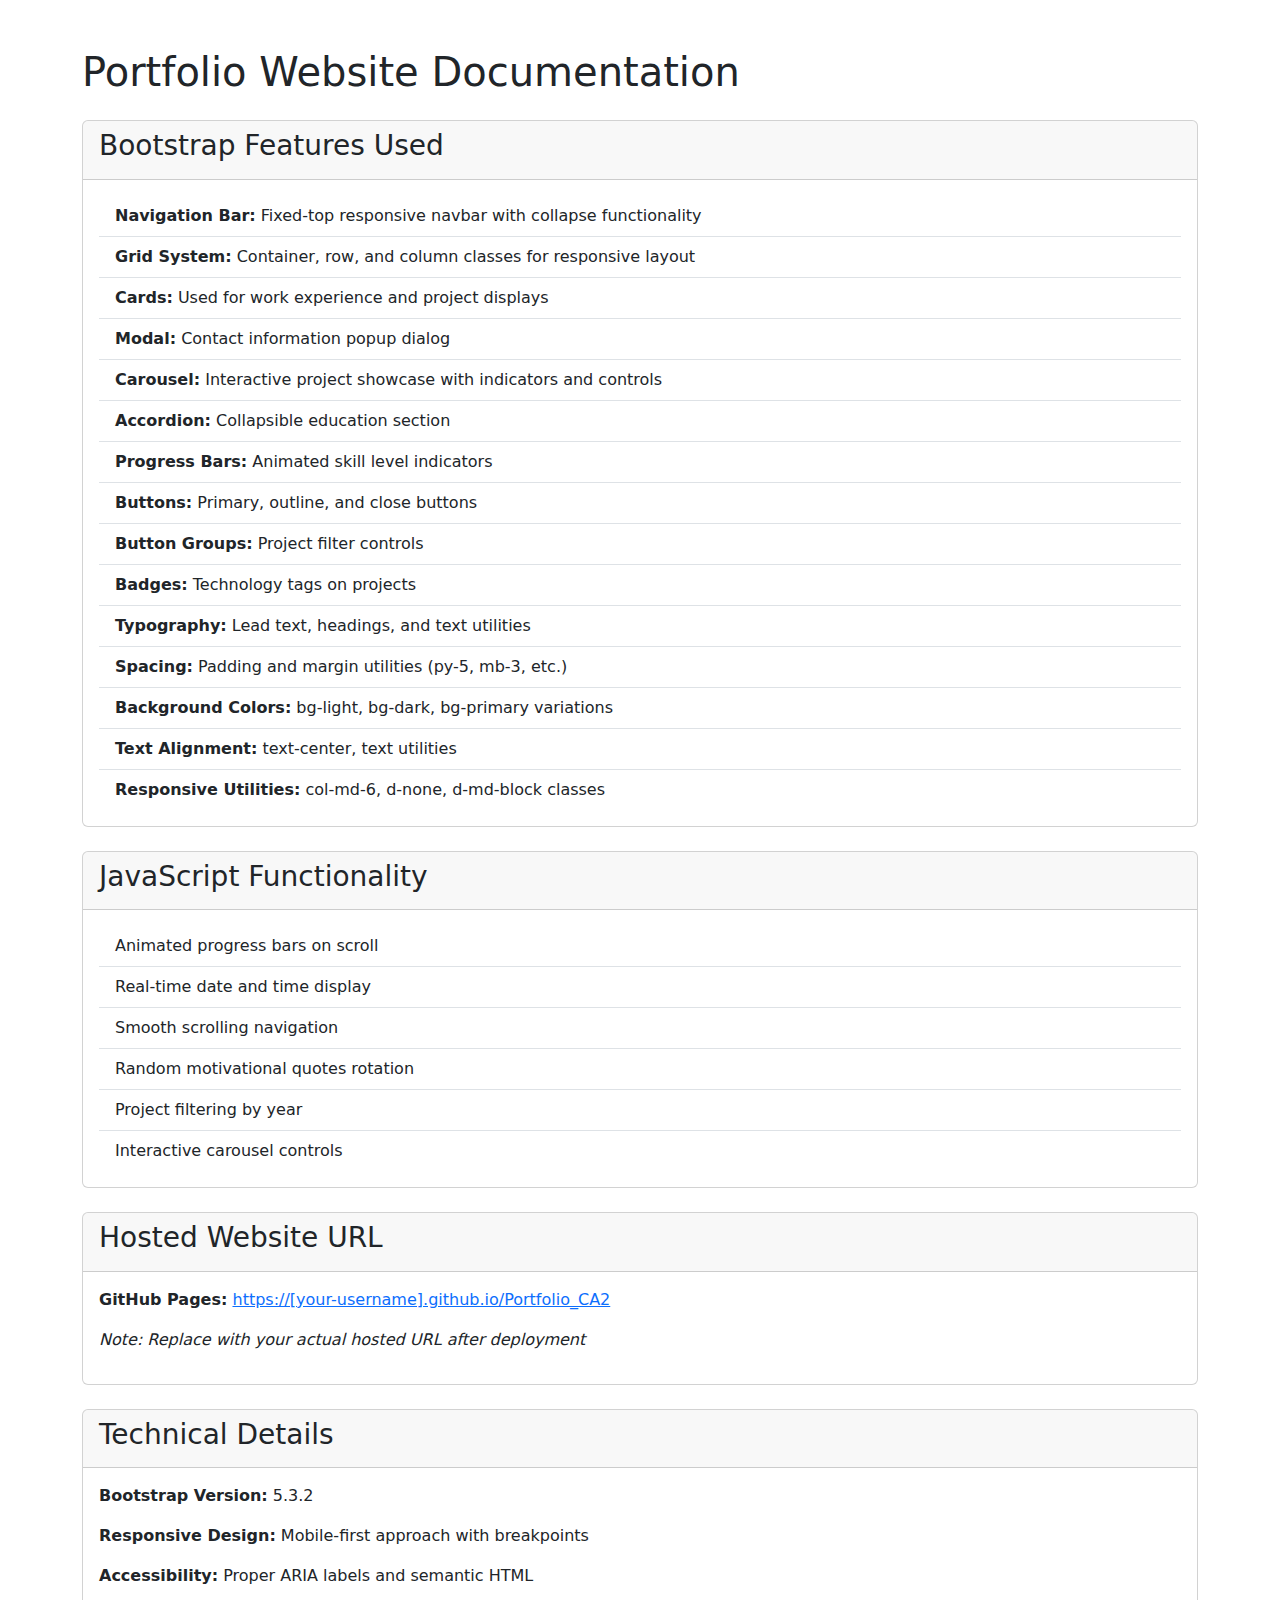
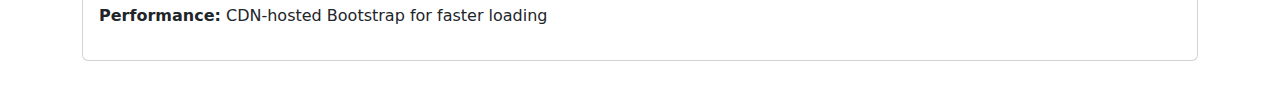
<file: documentation.html>
<!DOCTYPE html>
<html lang="en">
<head>
    <meta charset="UTF-8">
    <meta name="viewport" content="width=device-width, initial-scale=1.0">
    <title>Portfolio Documentation</title>
    <link href="https://cdn.jsdelivr.net/npm/bootstrap@5.3.2/dist/css/bootstrap.min.css" rel="stylesheet">
</head>
<body>
    <div class="container my-5">
        <h1>Portfolio Website Documentation</h1>
        
        <div class="card mt-4">
            <div class="card-header">
                <h3>Bootstrap Features Used</h3>
            </div>
            <div class="card-body">
                <ul class="list-group list-group-flush">
                    <li class="list-group-item"><strong>Navigation Bar:</strong> Fixed-top responsive navbar with collapse functionality</li>
                    <li class="list-group-item"><strong>Grid System:</strong> Container, row, and column classes for responsive layout</li>
                    <li class="list-group-item"><strong>Cards:</strong> Used for work experience and project displays</li>
                    <li class="list-group-item"><strong>Modal:</strong> Contact information popup dialog</li>
                    <li class="list-group-item"><strong>Carousel:</strong> Interactive project showcase with indicators and controls</li>
                    <li class="list-group-item"><strong>Accordion:</strong> Collapsible education section</li>
                    <li class="list-group-item"><strong>Progress Bars:</strong> Animated skill level indicators</li>
                    <li class="list-group-item"><strong>Buttons:</strong> Primary, outline, and close buttons</li>
                    <li class="list-group-item"><strong>Button Groups:</strong> Project filter controls</li>
                    <li class="list-group-item"><strong>Badges:</strong> Technology tags on projects</li>
                    <li class="list-group-item"><strong>Typography:</strong> Lead text, headings, and text utilities</li>
                    <li class="list-group-item"><strong>Spacing:</strong> Padding and margin utilities (py-5, mb-3, etc.)</li>
                    <li class="list-group-item"><strong>Background Colors:</strong> bg-light, bg-dark, bg-primary variations</li>
                    <li class="list-group-item"><strong>Text Alignment:</strong> text-center, text utilities</li>
                    <li class="list-group-item"><strong>Responsive Utilities:</strong> col-md-6, d-none, d-md-block classes</li>
                </ul>
            </div>
        </div>

        <div class="card mt-4">
            <div class="card-header">
                <h3>JavaScript Functionality</h3>
            </div>
            <div class="card-body">
                <ul class="list-group list-group-flush">
                    <li class="list-group-item">Animated progress bars on scroll</li>
                    <li class="list-group-item">Real-time date and time display</li>
                    <li class="list-group-item">Smooth scrolling navigation</li>
                    <li class="list-group-item">Random motivational quotes rotation</li>
                    <li class="list-group-item">Project filtering by year</li>
                    <li class="list-group-item">Interactive carousel controls</li>
                </ul>
            </div>
        </div>

        <div class="card mt-4">
            <div class="card-header">
                <h3>Hosted Website URL</h3>
            </div>
            <div class="card-body">
                <p><strong>GitHub Pages:</strong> <a href="#" target="_blank">https://[your-username].github.io/Portfolio_CA2</a></p>
                <p><em>Note: Replace with your actual hosted URL after deployment</em></p>
            </div>
        </div>

        <div class="card mt-4">
            <div class="card-header">
                <h3>Technical Details</h3>
            </div>
            <div class="card-body">
                <p><strong>Bootstrap Version:</strong> 5.3.2</p>
                <p><strong>Responsive Design:</strong> Mobile-first approach with breakpoints</p>
                <p><strong>Accessibility:</strong> Proper ARIA labels and semantic HTML</p>
                <p><strong>Performance:</strong> CDN-hosted Bootstrap for faster loading</p>
            </div>
        </div>
    </div>

    <script src="https://cdn.jsdelivr.net/npm/bootstrap@5.3.2/dist/js/bootstrap.bundle.min.js"></script>
</body>
</html>
</file>
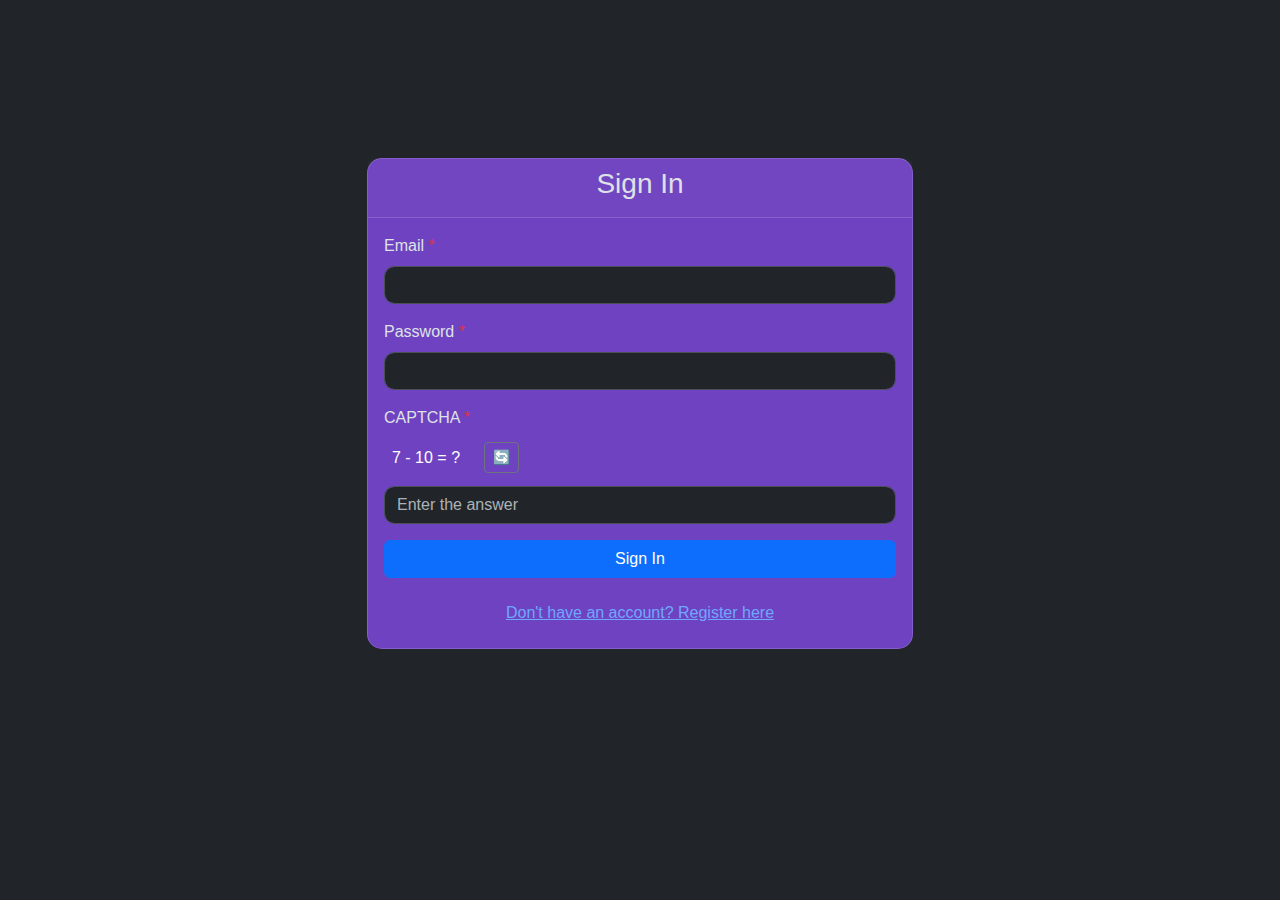
<file: login.html>
<!DOCTYPE html>
<html>
<head>
    <meta charset="UTF-8">
    <meta name="viewport" content="width=device-width, initial-scale=1.0">
    <title>Login - Annit's Portfolio</title>
    <link href="https://cdn.jsdelivr.net/npm/bootstrap@5.3.2/dist/css/bootstrap.min.css" rel="stylesheet">
    <link rel="stylesheet" href="style.css">
</head>
<body data-bs-theme="dark">

<div class="container mt-5">
    <div class="row justify-content-center">
        <div class="col-md-6">
            <div class="card" style="background-color: #6f42c1 !important;">
                <div class="card-header text-center">
                    <h3 id="form-title">Sign In</h3>
                </div>
                <div class="card-body">
                    <form id="authForm">
                        <div class="mb-3">
                            <label for="email" class="form-label">Email <span class="text-danger">*</span></label>
                            <input type="email" class="form-control" id="email" required>
                            <div class="invalid-feedback">Please enter a valid email address.</div>
                        </div>
                        
                        <div class="mb-3" id="username-field" style="display: none;">
                            <label for="username" class="form-label">Username <span class="text-danger">*</span></label>
                            <input type="text" class="form-control" id="username" minlength="3">
                            <div class="invalid-feedback">Username must be at least 3 characters long.</div>
                        </div>
                        
                        <div class="mb-3">
                            <label for="password" class="form-label">Password <span class="text-danger">*</span></label>
                            <input type="password" class="form-control" id="password" required>
                            <div class="invalid-feedback" id="password-feedback">Password is required.</div>
                            <div class="form-text" id="password-requirements" style="display: none;">
                                Password must contain:
                                <ul class="mt-2">
                                    <li id="length-req" class="text-danger">At least 8 characters</li>
                                    <li id="upper-req" class="text-danger">One uppercase letter</li>
                                    <li id="lower-req" class="text-danger">One lowercase letter</li>
                                    <li id="number-req" class="text-danger">One number</li>
                                    <li id="special-req" class="text-danger">One special character (!@#$%^&*)</li>
                                </ul>
                            </div>
                        </div>
                        
                        <div class="mb-3" id="confirm-password-field" style="display: none;">
                            <label for="confirmPassword" class="form-label">Confirm Password <span class="text-danger">*</span></label>
                            <input type="password" class="form-control" id="confirmPassword">
                            <div class="invalid-feedback">Passwords do not match.</div>
                        </div>
                        
                        <div class="mb-3" id="captcha-field">
                            <label for="captcha" class="form-label">CAPTCHA <span class="text-danger">*</span></label>
                            <div class="d-flex align-items-center mb-2">
                                <span id="captcha-question" class="me-3 p-2 rounded" style="background-color: #6f42c1 !important; color: white !important;"></span>
                                <button type="button" class="btn btn-outline-secondary btn-sm" onclick="generateCaptcha()">🔄</button>
                            </div>
                            <input type="text" class="form-control" id="captcha" required placeholder="Enter the answer">
                            <div class="invalid-feedback">Please solve the CAPTCHA correctly.</div>
                        </div>
                        
                        <div class="mb-3 form-check" id="save-password-field" style="display: none;">
                            <input type="checkbox" class="form-check-input" id="savePassword">
                            <label class="form-check-label" for="savePassword">Save password for next time</label>
                        </div>
                        
                        <button type="submit" class="btn btn-primary w-100" id="submit-btn">Sign In</button>
                    </form>
                    
                    <div class="text-center mt-3">
                        <button type="button" class="btn btn-link" id="toggle-btn">Don't have an account? Register here</button>
                    </div>
                </div>
            </div>
        </div>
    </div>
</div>

<script src="https://cdn.jsdelivr.net/npm/bootstrap@5.3.2/dist/js/bootstrap.bundle.min.js"></script>
<script>
let isRegistering = false;
let captchaAnswer = 0;

function generateCaptcha() {
    const num1 = Math.floor(Math.random() * 10) + 1;
    const num2 = Math.floor(Math.random() * 10) + 1;
    const operations = ['+', '-', '*'];
    const operation = operations[Math.floor(Math.random() * operations.length)];
    
    let question, answer;
    switch(operation) {
        case '+':
            question = `${num1} + ${num2} = ?`;
            answer = num1 + num2;
            break;
        case '-':
            question = `${num1} - ${num2} = ?`;
            answer = num1 - num2;
            break;
        case '*':
            question = `${num1} × ${num2} = ?`;
            answer = num1 * num2;
            break;
    }
    
    document.getElementById('captcha-question').textContent = question;
    captchaAnswer = answer;
    document.getElementById('captcha').value = '';
}

window.onload = function() {
    generateCaptcha();
    loadSavedCredentials();
};

function loadSavedCredentials() {
    const savedEmail = localStorage.getItem('savedEmail');
    const savedPassword = localStorage.getItem('savedPassword');
    
    if (savedEmail && savedPassword) {
        document.getElementById('email').value = savedEmail;
        document.getElementById('password').value = savedPassword;
    }
}

document.getElementById('toggle-btn').addEventListener('click', function() {
    toggleForm();
});

document.getElementById('authForm').addEventListener('submit', function(e) {
    e.preventDefault();
    
    if (isRegistering) {
        if (validateRegistration()) {
            registerUser();
        }
    } else {
        if (validateLogin()) {
            loginUser();
        }
    }
});

function toggleForm() {
    isRegistering = !isRegistering;
    
    if (isRegistering) {
        document.getElementById('form-title').textContent = 'Register';
        document.getElementById('submit-btn').textContent = 'Register';
        document.getElementById('toggle-btn').textContent = 'Already have an account? Sign in here';
        document.getElementById('username-field').style.display = 'block';
        document.getElementById('confirm-password-field').style.display = 'block';
        document.getElementById('password-requirements').style.display = 'block';
        document.getElementById('save-password-field').style.display = 'block';
        document.getElementById('username').required = true;
        document.getElementById('confirmPassword').required = true;
    } else {
        document.getElementById('form-title').textContent = 'Sign In';
        document.getElementById('submit-btn').textContent = 'Sign In';
        document.getElementById('toggle-btn').textContent = "Don't have an account? Register here";
        document.getElementById('username-field').style.display = 'none';
        document.getElementById('confirm-password-field').style.display = 'none';
        document.getElementById('password-requirements').style.display = 'none';
        document.getElementById('save-password-field').style.display = 'none';
        document.getElementById('username').required = false;
        document.getElementById('confirmPassword').required = false;
    }
    
    document.getElementById('authForm').reset();
    generateCaptcha();
}

function registerUser() {
    const email = document.getElementById('email').value;
    const username = document.getElementById('username').value;
    const password = document.getElementById('password').value;
    const savePassword = document.getElementById('savePassword').checked;
    
    const userData = {
        email: email,
        username: username,
        password: password,
        registrationDate: new Date().toISOString(),
        isNewUser: true
    };
    
    localStorage.setItem('user_' + email, JSON.stringify(userData));
    
    if (savePassword) {
        localStorage.setItem('savedEmail', email);
        localStorage.setItem('savedPassword', password);
    }
    
    alert('Welcome ' + username + '! Registration successful as a NEW USER. Logging you in automatically...');
    
    sessionStorage.setItem('currentUser', JSON.stringify(userData));
    window.location.href = 'index.html';
}

function loginUser() {
    const email = document.getElementById('email').value;
    const password = document.getElementById('password').value;
    
    const storedUser = localStorage.getItem('user_' + email);
    
    if (storedUser) {
        const userData = JSON.parse(storedUser);
        
        if (userData.password === password) {
            const registrationDate = new Date(userData.registrationDate);
            const daysSinceRegistration = (new Date() - registrationDate) / (1000 * 60 * 60 * 24);
            
            if (daysSinceRegistration <= 7) {
                alert('Welcome back ' + userData.username + '! You are a NEW USER (registered ' + Math.floor(daysSinceRegistration) + ' days ago).');
            } else {
                alert('Welcome back ' + userData.username + '! You are a RETURNING USER (member since ' + registrationDate.toDateString() + ').');
            }
            
            sessionStorage.setItem('currentUser', JSON.stringify(userData));
            window.location.href = 'index.html';
        } else {
            alert('Incorrect password for existing user.');
        }
    } else {
        alert('No account found with this email. Please register first.');
    }
}

function validateLogin() {
    const email = document.getElementById('email').value;
    const password = document.getElementById('password').value;
    const captchaInput = parseInt(document.getElementById('captcha').value);
    
    if (captchaInput !== captchaAnswer) {
        alert('CAPTCHA answer is incorrect. Please try again.');
        generateCaptcha();
        return false;
    }
    
    return email.includes('@') && password.length > 0;
}

function validateRegistration() {
    const email = document.getElementById('email').value;
    const username = document.getElementById('username').value;
    const password = document.getElementById('password').value;
    const confirmPassword = document.getElementById('confirmPassword').value;
    const captchaInput = parseInt(document.getElementById('captcha').value);
    
    if (captchaInput !== captchaAnswer) {
        alert('CAPTCHA answer is incorrect. Please try again.');
        generateCaptcha();
        return false;
    }
    
    if (localStorage.getItem('user_' + email)) {
        alert('An account with this email already exists. Please sign in instead.');
        return false;
    }
    
    if (!email.includes('@')) {
        alert('Please enter a valid email address.');
        return false;
    }
    
    if (username.length < 3) {
        alert('Username must be at least 3 characters long.');
        return false;
    }
    
    const passwordValid = password.length >= 8 && 
                         /[A-Z]/.test(password) && 
                         /[a-z]/.test(password) && 
                         /[0-9]/.test(password) && 
                         /[!@#$%^&*]/.test(password);
    
    if (!passwordValid) {
        alert('Password must contain at least 8 characters, one uppercase letter, one lowercase letter, one number, and one special character (!@#$%^&*).');
        return false;
    }
    
    if (password !== confirmPassword) {
        alert('Passwords do not match.');
        return false;
    }
    
    return true;
}
</script>

</body>
</html>
</file>
<file: style.css>
/* Global styles */
body {
    scroll-behavior: smooth;
    font-family: -apple-system, BlinkMacSystemFont, 'Segoe UI', Roboto, 'Helvetica Neue', Arial, sans-serif;
    padding-top: 110px;
    transition: all 0.3s ease;
}

/* Light Theme */
.light-theme {
    background: url('images/hero-bg2.jpg.jpeg') center/cover fixed;
    color: #2d1b69 !important;
}

/* Dark Theme */
.dark-theme {
    background: url('images/hero-bg2.jpg.jpeg') center/cover fixed,
                linear-gradient(135deg, #0f0f23 0%, #1a1a2e 50%, #16213e 100%);
    color: #e2d5f3 !important;
}

.light-theme .border-bottom {
    position: fixed;
    top: 56px;
    left: 0;
    right: 0;
    z-index: 1020;
    background: rgba(243,232,255,0.95) !important;
}

.dark-theme .border-bottom {
    position: fixed;
    top: 56px;
    left: 0;
    right: 0;
    z-index: 1020;
    background: rgba(15,15,35,0.95) !important;
    border-bottom: 1px solid rgba(139,92,246,0.3) !important;
}

* {
    font-family: -apple-system, BlinkMacSystemFont, 'Segoe UI', Roboto, 'Helvetica Neue', Arial, sans-serif !important;
}

.light-theme h1, .light-theme h2, .light-theme h3, .light-theme h4, .light-theme h5, .light-theme h6 {
    color: #7c3aed !important;
    font-weight: 600 !important;
    margin-bottom: 2rem;
}

.dark-theme h1, .dark-theme h2, .dark-theme h3, .dark-theme h4, .dark-theme h5, .dark-theme h6 {
    color: #c4a7fc !important;
    font-weight: 600 !important;
    margin-bottom: 2rem;
}

/* hero section styling */
#hero {
    min-height: 70vh;
    display: flex;
    align-items: center;
    justify-content: center;
    position: relative;
    overflow: hidden;
    margin: 0;
    margin-top: -20px;
}

.light-theme #hero {
    background: url('images/hero-bg2.jpg.jpeg') center/cover no-repeat,
                linear-gradient(135deg, #f3e8ff 0%, #e9d5ff 50%, #ddd6fe 100%);
    color: #fff;
}

.dark-theme #hero {
    background: url('images/hero-bg2.jpg.jpeg') center/cover no-repeat,
                linear-gradient(135deg, #0f0f23 0%, #1e1b4b 50%, #312e81 100%);
    color: #e2d5f3;
}

.light-theme #hero::before {
    content: '';
    position: absolute;
    inset: 0;
    background: rgba(76, 29, 149, 0.4);
    z-index: 1;
}

.dark-theme #hero::before {
    content: '';
    position: absolute;
    inset: 0;
    background: rgba(139, 92, 246, 0.2);
    z-index: 1;
}

#hero h1, #hero .lead, #hero .btn, #hero img {
    position: relative;
    z-index: 2;
    animation: fadeInUp 1s ease-out;
}

.light-theme #hero h1, .light-theme #hero .lead, .light-theme #hero .btn, .light-theme #hero img {
    color: #fff;
}

.dark-theme #hero h1, .dark-theme #hero .lead, .dark-theme #hero .btn, .dark-theme #hero img {
    color: #e2d5f3;
}

#hero .lead { animation-delay: 0.3s; }
#hero .btn { animation-delay: 0.6s; transition: all 0.3s ease; }
#hero .btn:hover { transform: translateY(-3px); box-shadow: 0 10px 25px rgba(216,180,254,0.4); }

@keyframes fadeInUp {
    from { opacity: 0; transform: translateY(30px); }
    to { opacity: 1; transform: translateY(0); }
}

/* navbar */
.navbar {
    position: fixed;
    top: 0;
    left: 0;
    right: 0;
    z-index: 1030;
    backdrop-filter: blur(10px);
}

.light-theme .navbar {
    background: rgba(243,232,255,0.95) !important;
}

.dark-theme .navbar {
    background: rgba(15,15,35,0.95) !important;
}

.navbar-brand {
    font-weight: normal;
    font-size: 1.5rem;
    background: none !important;
    border: none !important;
    box-shadow: none !important;
}

.light-theme .navbar-brand {
    color: #000 !important;
}

.light-theme .navbar-brand:hover {
    color: #7c3aed !important;
}

.dark-theme .navbar-brand {
    color: #e2d5f3 !important;
}

.dark-theme .navbar-brand:hover {
    color: #c4a7fc !important;
}

/* button styles */
.btn, .btn-primary, .btn-outline-primary, .btn-outline-light, .btn-outline-dark {
    transition: all 0.3s ease;
}

.light-theme .btn-primary {
    background-color: #d8b4fe !important;
    border-color: #d8b4fe !important;
    color: #4c1d95 !important;
}
.light-theme .btn-primary:hover { background-color: #c4a7fc !important; }

.dark-theme .btn-primary {
    background-color: #7c3aed !important;
    border-color: #7c3aed !important;
    color: #e2d5f3 !important;
}
.dark-theme .btn-primary:hover { background-color: #8b5cf6 !important; }

.light-theme .btn-outline-primary, .light-theme .btn-outline-dark {
    color: #d8b4fe !important;
    border-color: #d8b4fe !important;
    background-color: transparent !important;
}
.light-theme .btn-outline-primary:hover, .light-theme .btn-outline-dark:hover {
    background-color: #d8b4fe !important;
    color: #4c1d95 !important;
}

.dark-theme .btn-outline-primary, .dark-theme .btn-outline-dark {
    color: #c4a7fc !important;
    border-color: #c4a7fc !important;
    background-color: transparent !important;
}
.dark-theme .btn-outline-primary:hover, .dark-theme .btn-outline-dark:hover {
    background-color: #7c3aed !important;
    color: #e2d5f3 !important;
}

.light-theme .btn-outline-light {
    color: #4c1d95 !important;
    border-color: #4c1d95 !important;
    background-color: rgba(76, 29, 149, 0.1) !important;
}
.light-theme .btn-outline-light:hover {
    background-color: #4c1d95 !important;
    color: #fff !important;
}

.dark-theme .btn-outline-light {
    color: #c4a7fc !important;
    border-color: #c4a7fc !important;
    background-color: rgba(196, 167, 252, 0.1) !important;
}
.dark-theme .btn-outline-light:hover {
    background-color: #7c3aed !important;
    color: #e2d5f3 !important;
}

/* cards and sections */

.card, .card-body, .accordion-item,
.bg-light, .modal-content, .offcanvas {
    border-radius: 15px;
    transition: all 0.3s ease;
}

.light-theme .card, .light-theme .card-body, .light-theme .accordion-item,
.light-theme .bg-light, .light-theme .modal-content, .light-theme .offcanvas {
    background: rgba(240, 230, 255, 0.92) !important;
    border: 1px solid rgba(216,180,254,0.3) !important;
    color: #2d1b69 !important;
}

.dark-theme .card, .dark-theme .card-body, .dark-theme .accordion-item,
.dark-theme .bg-light, .dark-theme .modal-content, .dark-theme .offcanvas {
    background: rgba(30, 27, 75, 0.95) !important;
    border: 1px solid rgba(139,92,246,0.3) !important;
    color: #e2d5f3 !important;
}

.light-theme .list-group-item {
    background: rgba(243,232,255,0.8) !important;
    border: 1px solid rgba(216,180,254,0.4) !important;
    border-bottom: 1px solid rgba(216,180,254,0.4) !important;
    color: #2d1b69 !important;
}
.light-theme .list-group-item:hover {
    background: rgba(233,213,255,0.9) !important;
}

.dark-theme .list-group-item {
    background: rgba(49, 46, 129, 0.9) !important;
    border: 1px solid rgba(139,92,246,0.4) !important;
    border-bottom: 1px solid rgba(139,92,246,0.4) !important;
    color: #e2d5f3 !important;
}
.dark-theme .list-group-item:hover {
    background: rgba(67, 56, 202, 0.95) !important;
}

.offcanvas-body {
    height: 100vh !important;
}
.list-group {
    height: 100% !important;
}

.light-theme section p, .light-theme .card p, .light-theme .accordion-body p, .light-theme .modal-body p, .light-theme .list-group-item, .light-theme ul li {
    color: #2d1b69 !important;
}

.dark-theme section p, .dark-theme .card p, .dark-theme .accordion-body p, .dark-theme .modal-body p, .dark-theme .list-group-item, .dark-theme ul li {
    color: #e2d5f3 !important;
}

/* accordion styling */
.card h5, .accordion-button { 
    font-weight: 600;
}

.light-theme .card h5, .light-theme .accordion-button {
    color: #7c3aed !important;
    background: rgba(240, 230, 255, 0.92) !important;
}
.light-theme .accordion-button:not(.collapsed) {
    color: #4c1d95 !important;
    background: linear-gradient(45deg, #e9d5ff, #ddd6fe) !important;
}

.dark-theme .card h5, .dark-theme .accordion-button {
    color: #c4a7fc !important;
    background: rgba(30, 27, 75, 0.95) !important;
}
.dark-theme .accordion-button:not(.collapsed) {
    color: #e2d5f3 !important;
    background: linear-gradient(45deg, #4c1d95, #5b21b6) !important;
}

/* main sections */
section, #about, #education, #experience, #projects, #certifications, #skills, #hobbies, #references, #contact, #faq {
    scroll-margin-top: 76px;
    margin: 20px 0;
    border-radius: 15px;
    backdrop-filter: blur(10px);
    animation: slideInFromBottom 0.8s ease-out;
}

.light-theme section, .light-theme #about, .light-theme #education, .light-theme #experience, .light-theme #projects, .light-theme #certifications, .light-theme #skills, .light-theme #hobbies, .light-theme #references, .light-theme #contact, .light-theme #faq {
    background: rgba(240, 230, 255, 0.92) !important;
}

.dark-theme section, .dark-theme #about, .dark-theme #education, .dark-theme #experience, .dark-theme #projects, .dark-theme #certifications, .dark-theme #skills, .dark-theme #hobbies, .dark-theme #references, .dark-theme #contact, .dark-theme #faq {
    background: rgba(30, 27, 75, 0.92) !important;
    border: 1px solid rgba(139,92,246,0.2) !important;
}

@keyframes slideInFromBottom {
    from { opacity: 0; transform: translateY(50px); }
    to { opacity: 1; transform: translateY(0); }
}

/* badges */
.badge {
    margin: 2px;
    border-radius: 20px;
    padding: 8px 16px;
    font-weight: 500;
    text-transform: uppercase;
    letter-spacing: 0.5px;
    transition: all 0.3s ease;
}
.badge:hover { transform: translateY(-2px); }
.light-theme .badge.bg-primary { background-color: #d8b4fe !important; color: #4c1d95 !important; }
.dark-theme .badge.bg-primary { background-color: #7c3aed !important; color: #e2d5f3 !important; }

/* form styling */
.form-control {
    border-radius: 10px;
    transition: all 0.3s ease;
}

.light-theme .form-control {
    border: 2px solid rgba(216,180,254,0.3);
    background: rgba(243,232,255,0.8) !important;
    color: #4c1d95 !important;
}
.light-theme .form-control:focus {
    border-color: #e9d5ff;
    background: rgba(243,232,255,0.95) !important;
}

.dark-theme .form-control {
    border: 2px solid rgba(139,92,246,0.3);
    background: rgba(30, 27, 75, 0.95) !important;
    color: #e2d5f3 !important;
}
.dark-theme .form-control:focus {
    border-color: #8b5cf6;
    background: rgba(30, 27, 75, 1) !important;
}

/* footer */
footer, .text-center.py-3 { 
    margin-top: 50px; 
}



/* responsive design for mobile */
@media (max-width: 768px) {
    body { padding-top: 60px; }
    #hero { min-height: 60vh; }
    #hero h1 { font-size: 2.5rem; }
}
</file>
